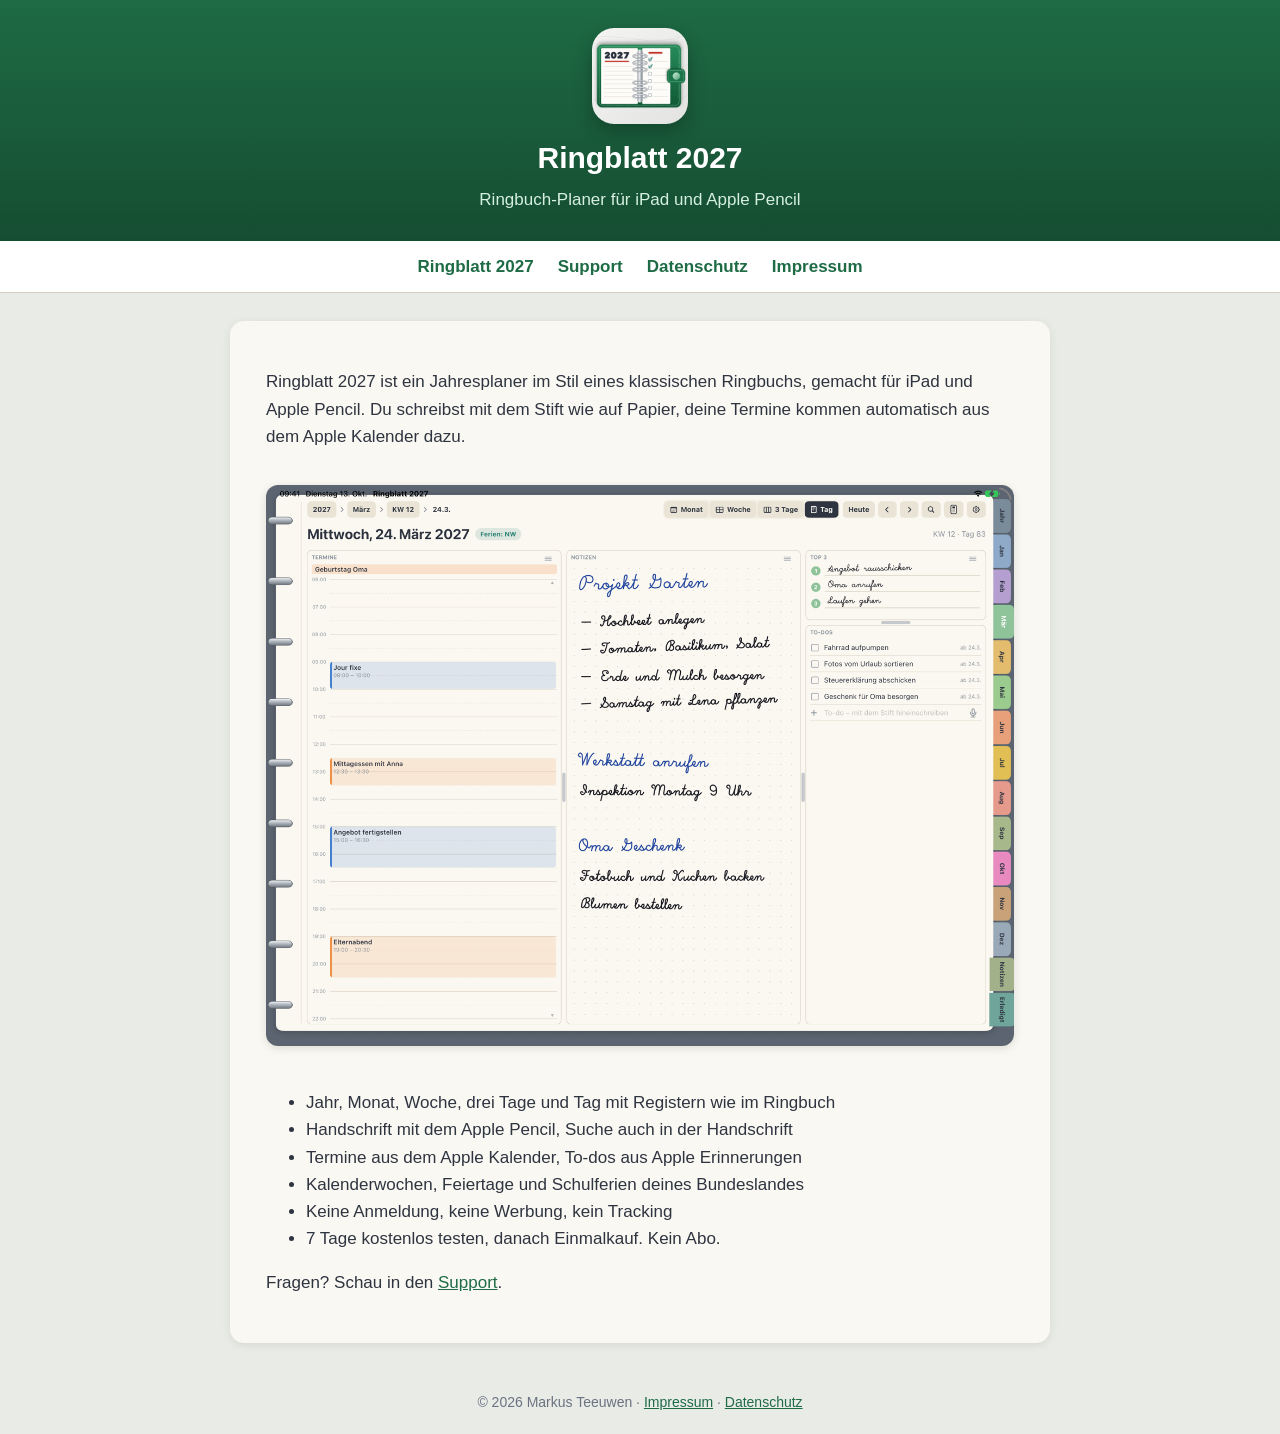
<file: index.html>
<!doctype html>
<html lang="de"><head><meta charset="utf-8"><meta name="viewport" content="width=device-width,initial-scale=1"><title>Ringblatt 2027 – Ringbuch-Planer für iPad</title><link rel="stylesheet" href="style.css"></head><body>
<header><a href="index.html"><img src="icon.png" alt=""><h1>Ringblatt 2027</h1><p>Ringbuch-Planer für iPad und Apple Pencil</p></a></header>
<nav><a href="index.html">Ringblatt 2027</a><a href="support.html">Support</a><a href="datenschutz.html">Datenschutz</a><a href="impressum.html">Impressum</a></nav>
<main>
<p>Ringblatt 2027 ist ein Jahresplaner im Stil eines klassischen Ringbuchs, gemacht für iPad und Apple Pencil. Du schreibst mit dem Stift wie auf Papier, deine Termine kommen automatisch aus dem Apple Kalender dazu.</p>
<img class="shot" src="tag.png" alt="Tagesansicht mit Terminen, Handschrift und To-dos">
<ul>
<li>Jahr, Monat, Woche, drei Tage und Tag mit Registern wie im Ringbuch</li>
<li>Handschrift mit dem Apple Pencil, Suche auch in der Handschrift</li>
<li>Termine aus dem Apple Kalender, To-dos aus Apple Erinnerungen</li>
<li>Kalenderwochen, Feiertage und Schulferien deines Bundeslandes</li>
<li>Keine Anmeldung, keine Werbung, kein Tracking</li>
<li>7 Tage kostenlos testen, danach Einmalkauf. Kein Abo.</li>
</ul>
<p>Fragen? Schau in den <a href="support.html">Support</a>.</p>

</main>
<footer>© 2026 Markus Teeuwen · <a href="impressum.html">Impressum</a> · <a href="datenschutz.html">Datenschutz</a></footer>
</body></html>
</file>
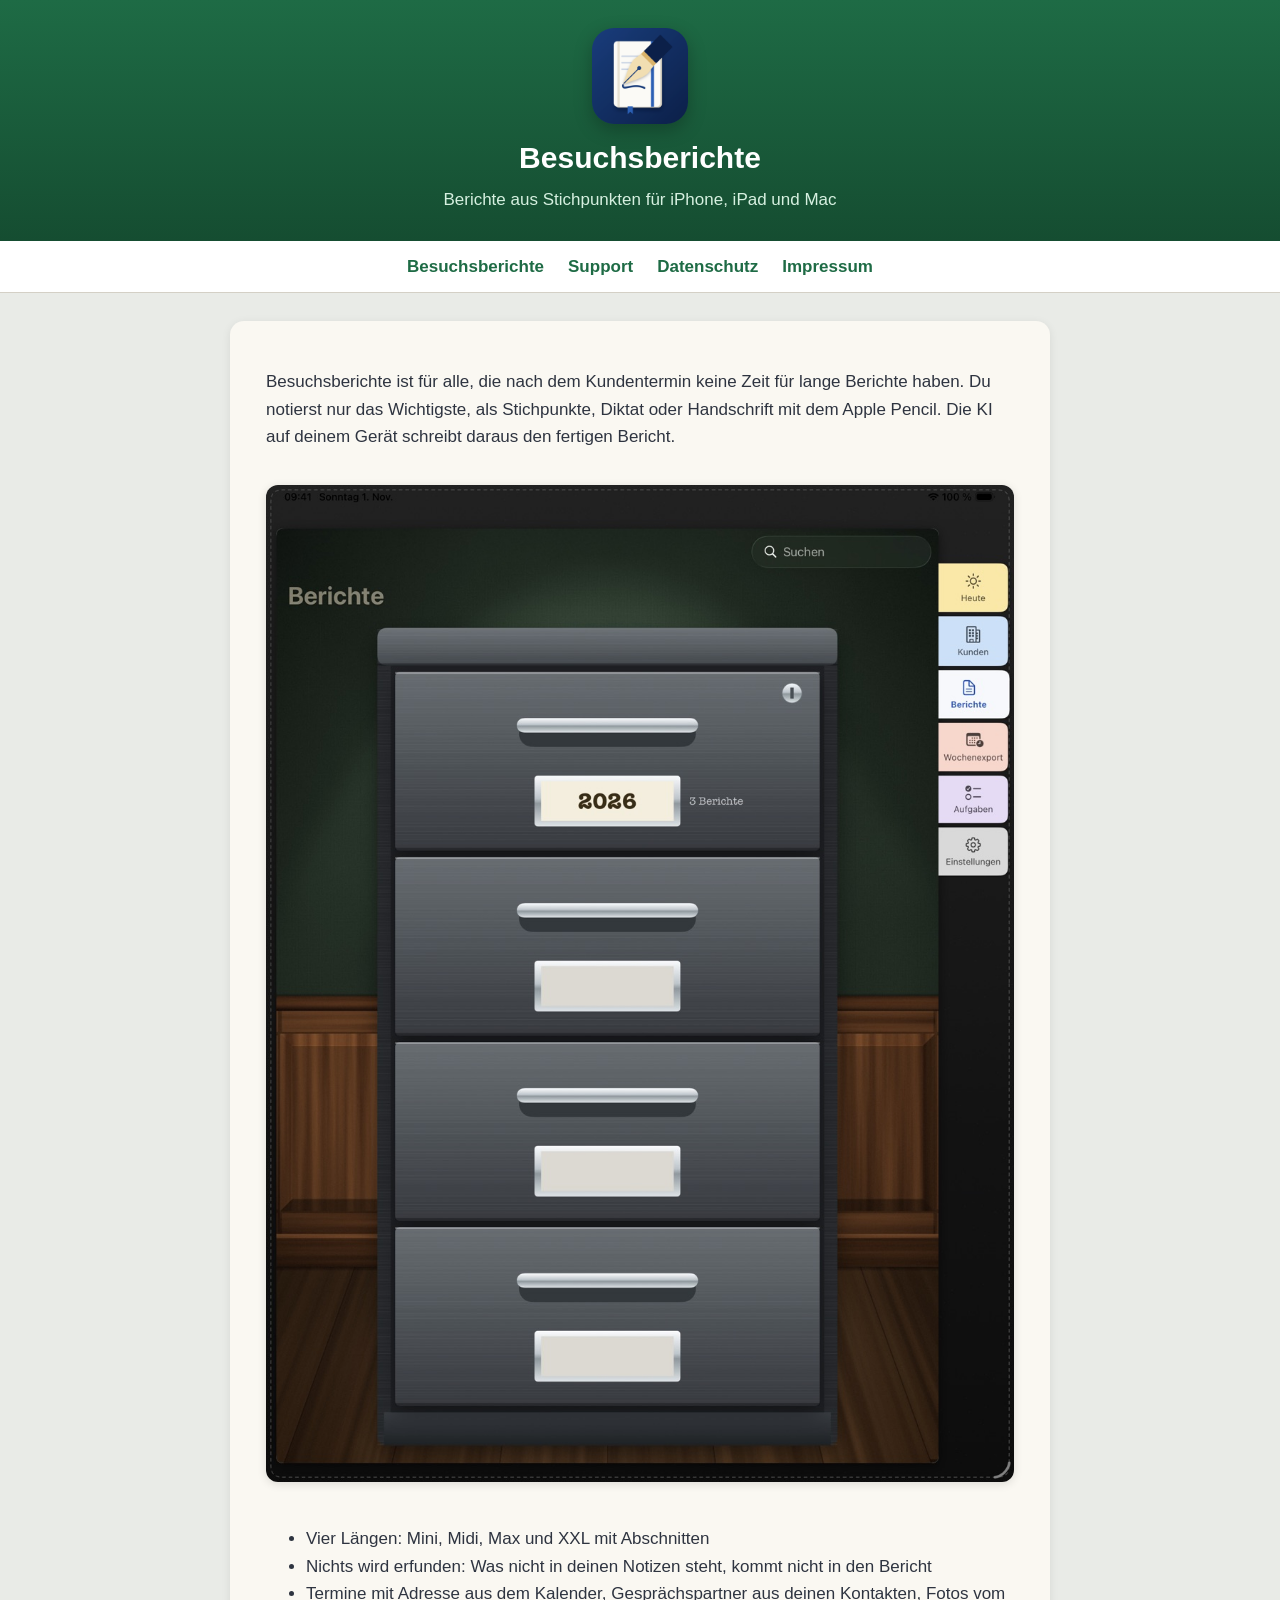
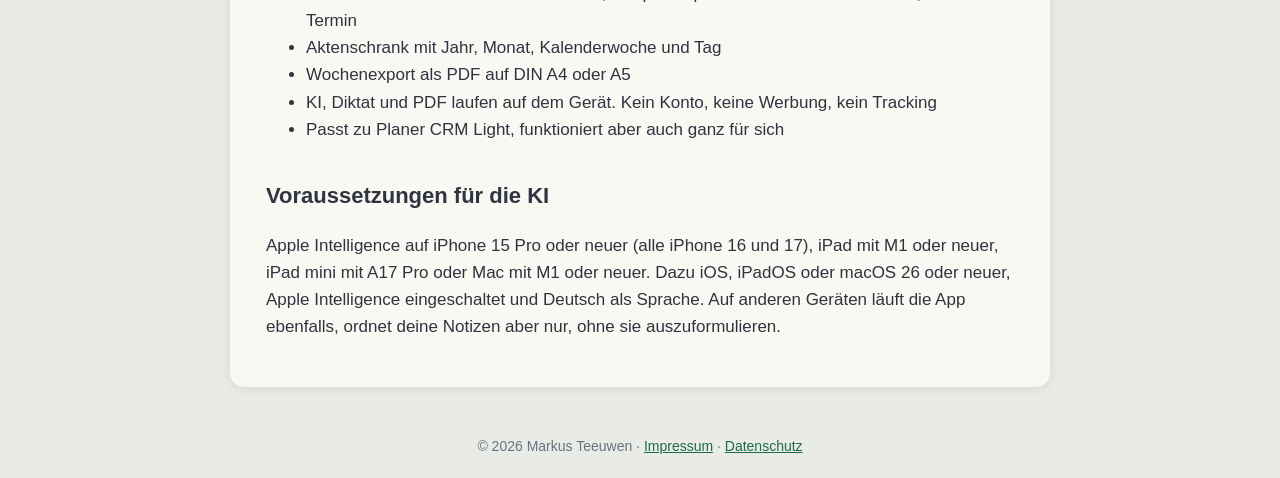
<file: besuchsberichte/index.html>
<!doctype html>
<html lang="de"><head><meta charset="utf-8"><meta name="viewport" content="width=device-width,initial-scale=1"><title>Besuchsberichte – Berichte aus Stichpunkten</title><link rel="stylesheet" href="../style.css"></head><body>
<header><a href="index.html"><img src="icon.png" alt=""><h1>Besuchsberichte</h1><p>Berichte aus Stichpunkten für iPhone, iPad und Mac</p></a></header>
<nav><a href="index.html">Besuchsberichte</a><a href="support.html">Support</a><a href="datenschutz.html">Datenschutz</a><a href="../impressum.html">Impressum</a></nav>
<main>
<p>Besuchsberichte ist für alle, die nach dem Kundentermin keine Zeit für lange Berichte haben. Du notierst nur das Wichtigste, als Stichpunkte, Diktat oder Handschrift mit dem Apple Pencil. Die KI auf deinem Gerät schreibt daraus den fertigen Bericht.</p>
<img class="shot" src="uebersicht.jpg" alt="Aktenschrank mit den Berichten, eine Schublade je Jahr">
<ul>
<li>Vier Längen: Mini, Midi, Max und XXL mit Abschnitten</li>
<li>Nichts wird erfunden: Was nicht in deinen Notizen steht, kommt nicht in den Bericht</li>
<li>Termine mit Adresse aus dem Kalender, Gesprächspartner aus deinen Kontakten, Fotos vom Termin</li>
<li>Aktenschrank mit Jahr, Monat, Kalenderwoche und Tag</li>
<li>Wochenexport als PDF auf DIN A4 oder A5</li>
<li>KI, Diktat und PDF laufen auf dem Gerät. Kein Konto, keine Werbung, kein Tracking</li>
<li>Passt zu Planer CRM Light, funktioniert aber auch ganz für sich</li>
</ul>
<h2>Voraussetzungen für die KI</h2>
<p>Apple Intelligence auf iPhone 15 Pro oder neuer (alle iPhone 16 und 17), iPad mit M1 oder neuer, iPad mini mit A17 Pro oder Mac mit M1 oder neuer. Dazu iOS, iPadOS oder macOS 26 oder neuer, Apple Intelligence eingeschaltet und Deutsch als Sprache. Auf anderen Geräten läuft die App ebenfalls, ordnet deine Notizen aber nur, ohne sie auszuformulieren.</p>
</main>
<footer>© 2026 Markus Teeuwen · <a href="../impressum.html">Impressum</a> · <a href="datenschutz.html">Datenschutz</a></footer>
</body></html>
</file>
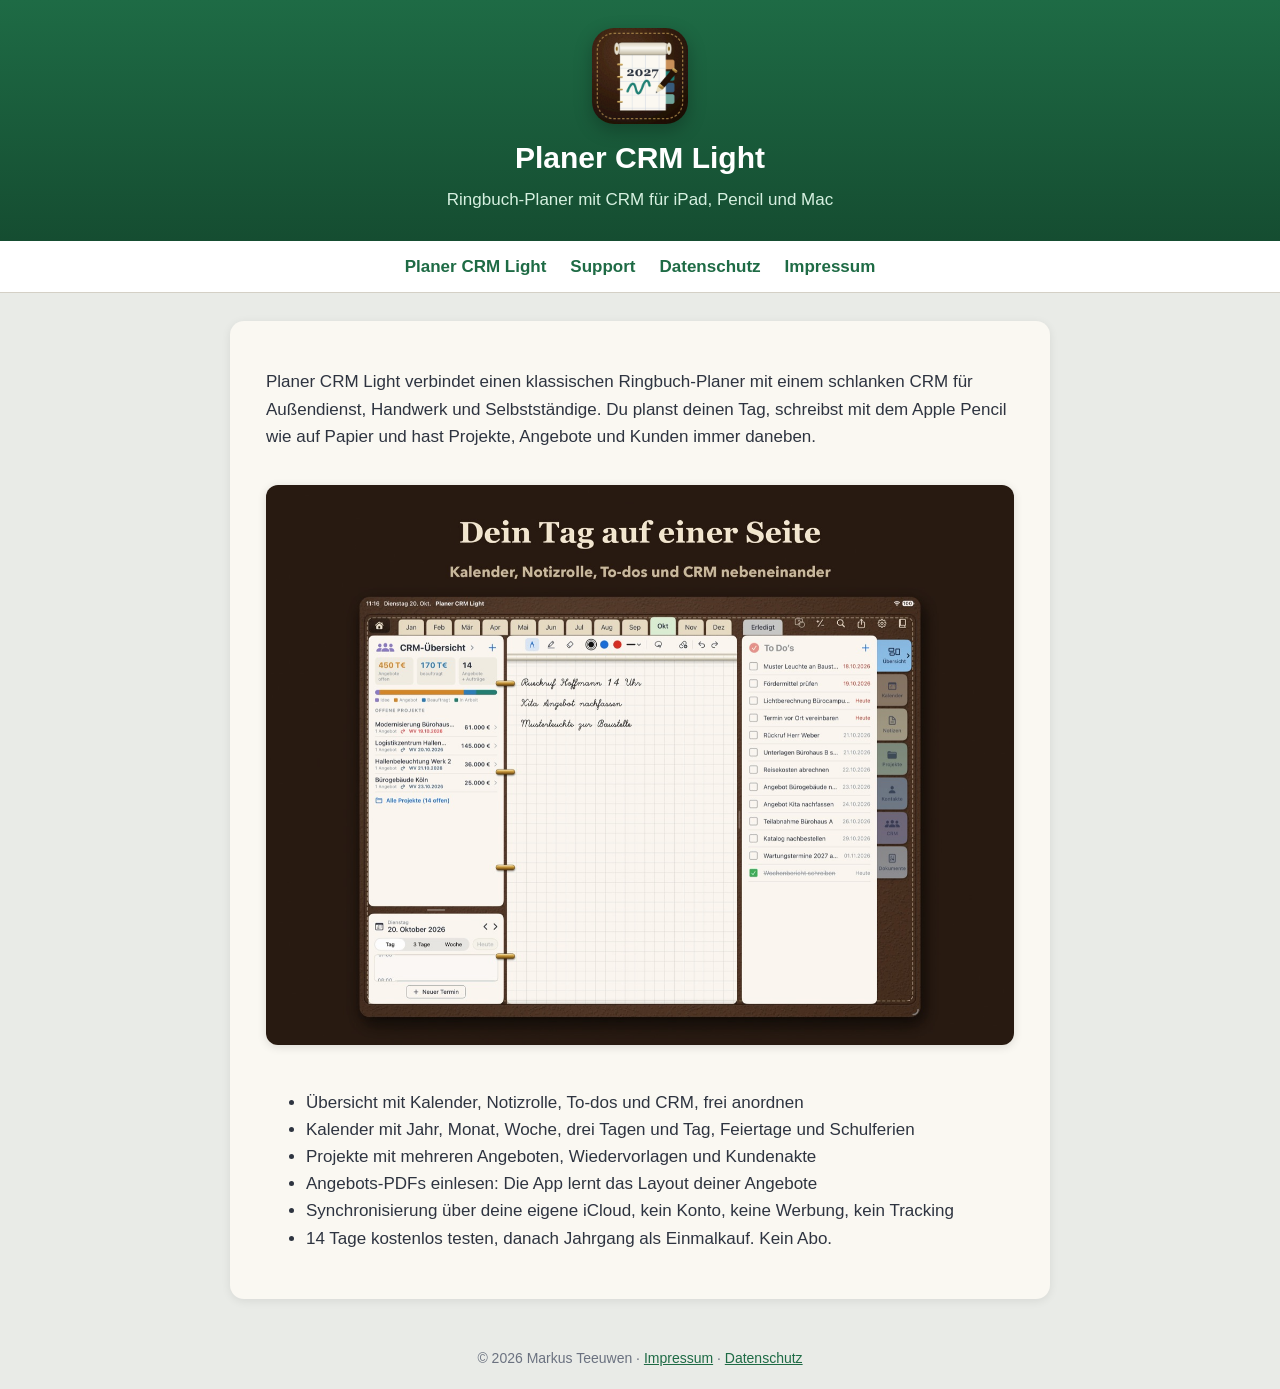
<file: planer-crm/index.html>
<!doctype html>
<html lang="de"><head><meta charset="utf-8"><meta name="viewport" content="width=device-width,initial-scale=1"><title>Planer CRM Light – Ringbuch-Planer mit CRM</title><link rel="stylesheet" href="../style.css"></head><body>
<header><a href="index.html"><img src="icon.png" alt=""><h1>Planer CRM Light</h1><p>Ringbuch-Planer mit CRM für iPad, Pencil und Mac</p></a></header>
<nav><a href="index.html">Planer CRM Light</a><a href="support.html">Support</a><a href="datenschutz.html">Datenschutz</a><a href="../impressum.html">Impressum</a></nav>
<main>
<p>Planer CRM Light verbindet einen klassischen Ringbuch-Planer mit einem schlanken CRM für Außendienst, Handwerk und Selbstständige. Du planst deinen Tag, schreibst mit dem Apple Pencil wie auf Papier und hast Projekte, Angebote und Kunden immer daneben.</p>
<img class="shot" src="uebersicht.jpg" alt="Übersicht mit CRM, Notizrolle in Handschrift und To-dos">
<ul>
<li>Übersicht mit Kalender, Notizrolle, To-dos und CRM, frei anordnen</li>
<li>Kalender mit Jahr, Monat, Woche, drei Tagen und Tag, Feiertage und Schulferien</li>
<li>Projekte mit mehreren Angeboten, Wiedervorlagen und Kundenakte</li>
<li>Angebots-PDFs einlesen: Die App lernt das Layout deiner Angebote</li>
<li>Synchronisierung über deine eigene iCloud, kein Konto, keine Werbung, kein Tracking</li>
<li>14 Tage kostenlos testen, danach Jahrgang als Einmalkauf. Kein Abo.</li>
</ul>
</main>
<footer>© 2026 Markus Teeuwen · <a href="../impressum.html">Impressum</a> · <a href="datenschutz.html">Datenschutz</a></footer>
</body></html>
</file>
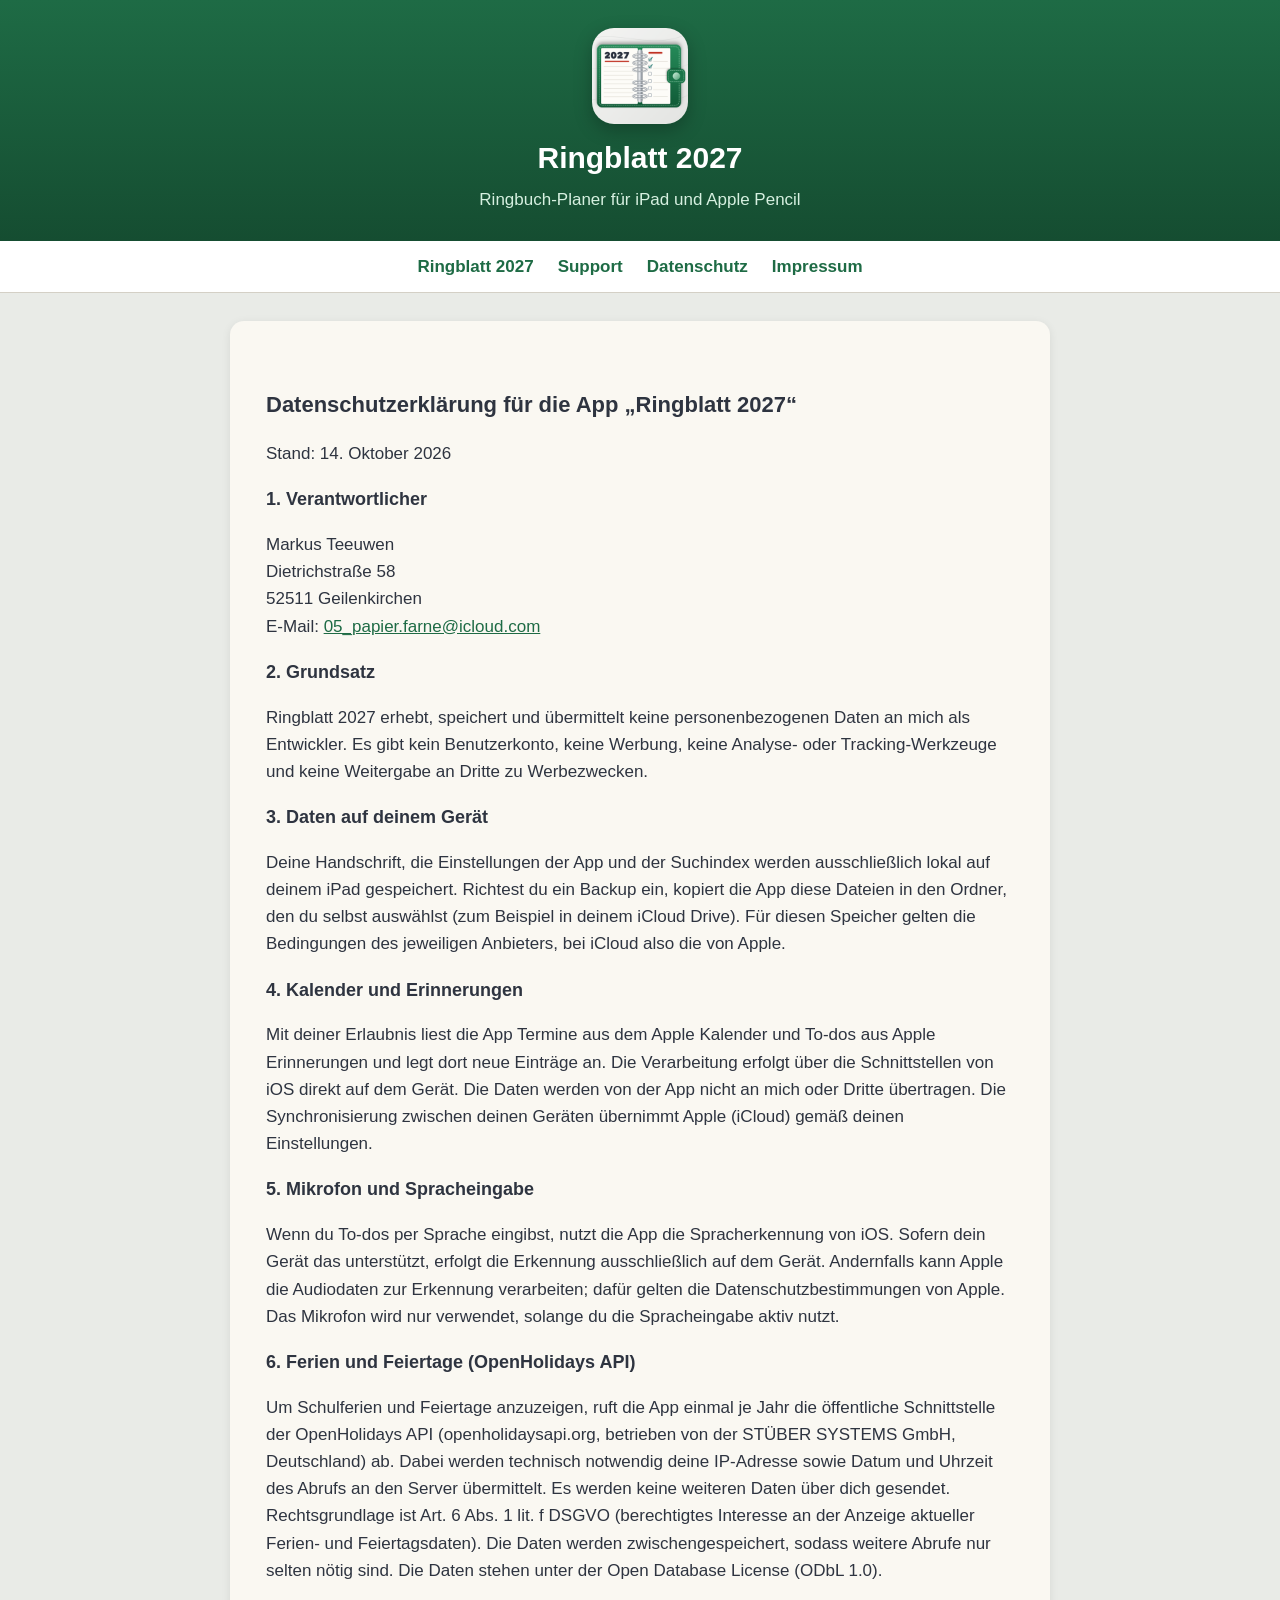
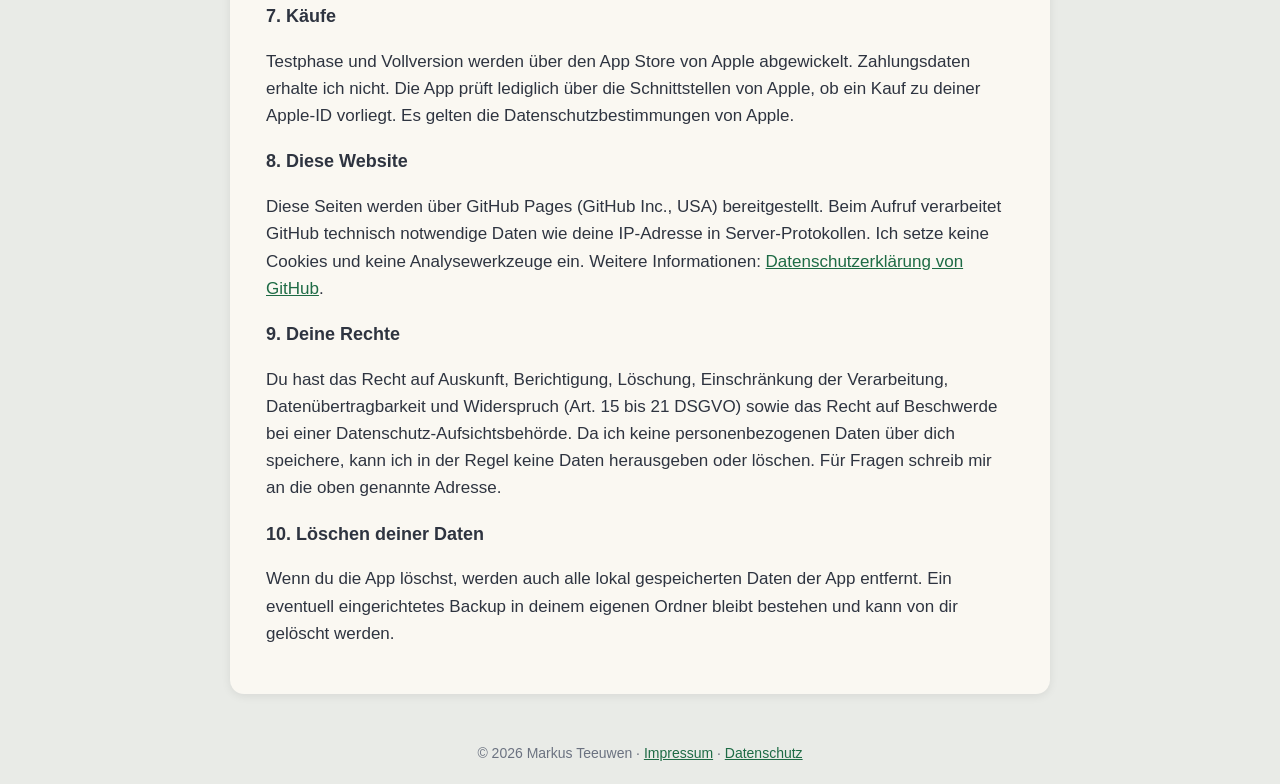
<file: datenschutz.html>
<!doctype html>
<html lang="de"><head><meta charset="utf-8"><meta name="viewport" content="width=device-width,initial-scale=1"><title>Datenschutz – Ringblatt 2027</title><link rel="stylesheet" href="style.css"></head><body>
<header><a href="index.html"><img src="icon.png" alt=""><h1>Ringblatt 2027</h1><p>Ringbuch-Planer für iPad und Apple Pencil</p></a></header>
<nav><a href="index.html">Ringblatt 2027</a><a href="support.html">Support</a><a href="datenschutz.html">Datenschutz</a><a href="impressum.html">Impressum</a></nav>
<main>
<h2>Datenschutzerklärung für die App „Ringblatt 2027“</h2>
<p>Stand: 14. Oktober 2026</p>

<h3>1. Verantwortlicher</h3>
<p>Markus Teeuwen<br>Dietrichstraße 58<br>52511 Geilenkirchen<br>E-Mail: <a href="mailto:05_papier.farne@icloud.com">05_papier.farne@icloud.com</a></p>

<h3>2. Grundsatz</h3>
<p>Ringblatt 2027 erhebt, speichert und übermittelt keine personenbezogenen Daten an mich als Entwickler. Es gibt kein Benutzerkonto, keine Werbung, keine Analyse- oder Tracking-Werkzeuge und keine Weitergabe an Dritte zu Werbezwecken.</p>

<h3>3. Daten auf deinem Gerät</h3>
<p>Deine Handschrift, die Einstellungen der App und der Suchindex werden ausschließlich lokal auf deinem iPad gespeichert. Richtest du ein Backup ein, kopiert die App diese Dateien in den Ordner, den du selbst auswählst (zum Beispiel in deinem iCloud Drive). Für diesen Speicher gelten die Bedingungen des jeweiligen Anbieters, bei iCloud also die von Apple.</p>

<h3>4. Kalender und Erinnerungen</h3>
<p>Mit deiner Erlaubnis liest die App Termine aus dem Apple Kalender und To-dos aus Apple Erinnerungen und legt dort neue Einträge an. Die Verarbeitung erfolgt über die Schnittstellen von iOS direkt auf dem Gerät. Die Daten werden von der App nicht an mich oder Dritte übertragen. Die Synchronisierung zwischen deinen Geräten übernimmt Apple (iCloud) gemäß deinen Einstellungen.</p>

<h3>5. Mikrofon und Spracheingabe</h3>
<p>Wenn du To-dos per Sprache eingibst, nutzt die App die Spracherkennung von iOS. Sofern dein Gerät das unterstützt, erfolgt die Erkennung ausschließlich auf dem Gerät. Andernfalls kann Apple die Audiodaten zur Erkennung verarbeiten; dafür gelten die Datenschutzbestimmungen von Apple. Das Mikrofon wird nur verwendet, solange du die Spracheingabe aktiv nutzt.</p>

<h3>6. Ferien und Feiertage (OpenHolidays API)</h3>
<p>Um Schulferien und Feiertage anzuzeigen, ruft die App einmal je Jahr die öffentliche Schnittstelle der OpenHolidays API (openholidaysapi.org, betrieben von der STÜBER SYSTEMS GmbH, Deutschland) ab. Dabei werden technisch notwendig deine IP-Adresse sowie Datum und Uhrzeit des Abrufs an den Server übermittelt. Es werden keine weiteren Daten über dich gesendet. Rechtsgrundlage ist Art. 6 Abs. 1 lit. f DSGVO (berechtigtes Interesse an der Anzeige aktueller Ferien- und Feiertagsdaten). Die Daten werden zwischengespeichert, sodass weitere Abrufe nur selten nötig sind. Die Daten stehen unter der Open Database License (ODbL 1.0).</p>

<h3>7. Käufe</h3>
<p>Testphase und Vollversion werden über den App Store von Apple abgewickelt. Zahlungsdaten erhalte ich nicht. Die App prüft lediglich über die Schnittstellen von Apple, ob ein Kauf zu deiner Apple-ID vorliegt. Es gelten die Datenschutzbestimmungen von Apple.</p>

<h3>8. Diese Website</h3>
<p>Diese Seiten werden über GitHub Pages (GitHub Inc., USA) bereitgestellt. Beim Aufruf verarbeitet GitHub technisch notwendige Daten wie deine IP-Adresse in Server-Protokollen. Ich setze keine Cookies und keine Analysewerkzeuge ein. Weitere Informationen: <a href="https://docs.github.com/de/site-policy/privacy-policies/github-general-privacy-statement">Datenschutzerklärung von GitHub</a>.</p>

<h3>9. Deine Rechte</h3>
<p>Du hast das Recht auf Auskunft, Berichtigung, Löschung, Einschränkung der Verarbeitung, Datenübertragbarkeit und Widerspruch (Art. 15 bis 21 DSGVO) sowie das Recht auf Beschwerde bei einer Datenschutz-Aufsichtsbehörde. Da ich keine personenbezogenen Daten über dich speichere, kann ich in der Regel keine Daten herausgeben oder löschen. Für Fragen schreib mir an die oben genannte Adresse.</p>

<h3>10. Löschen deiner Daten</h3>
<p>Wenn du die App löschst, werden auch alle lokal gespeicherten Daten der App entfernt. Ein eventuell eingerichtetes Backup in deinem eigenen Ordner bleibt bestehen und kann von dir gelöscht werden.</p>

</main>
<footer>© 2026 Markus Teeuwen · <a href="impressum.html">Impressum</a> · <a href="datenschutz.html">Datenschutz</a></footer>
</body></html>
</file>
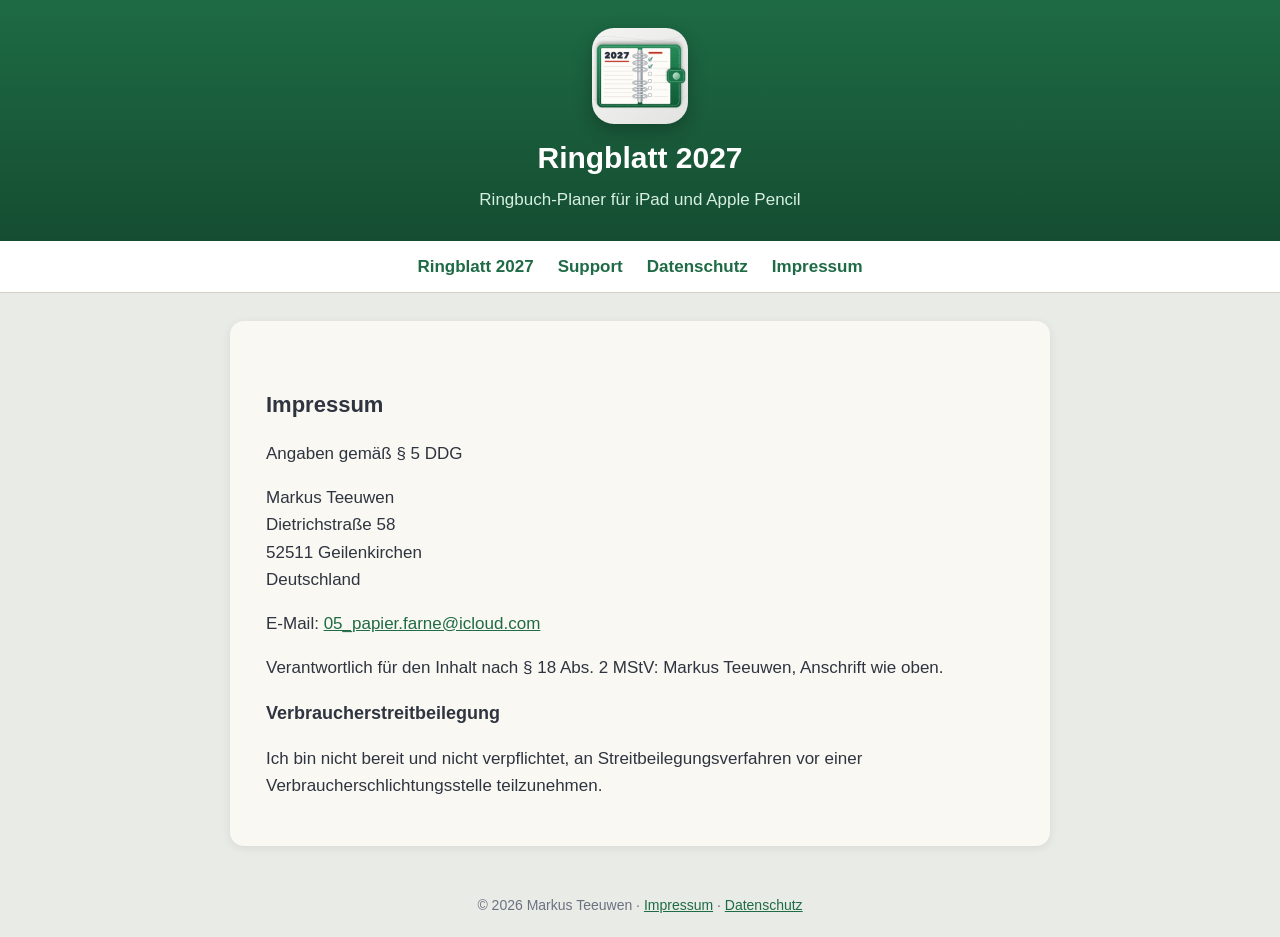
<file: impressum.html>
<!doctype html>
<html lang="de"><head><meta charset="utf-8"><meta name="viewport" content="width=device-width,initial-scale=1"><title>Impressum – Ringblatt 2027</title><link rel="stylesheet" href="style.css"></head><body>
<header><a href="index.html"><img src="icon.png" alt=""><h1>Ringblatt 2027</h1><p>Ringbuch-Planer für iPad und Apple Pencil</p></a></header>
<nav><a href="index.html">Ringblatt 2027</a><a href="support.html">Support</a><a href="datenschutz.html">Datenschutz</a><a href="impressum.html">Impressum</a></nav>
<main>
<h2>Impressum</h2>
<p>Angaben gemäß § 5 DDG</p>
<p>Markus Teeuwen<br>Dietrichstraße 58<br>52511 Geilenkirchen<br>Deutschland</p>
<p>E-Mail: <a href="mailto:05_papier.farne@icloud.com">05_papier.farne@icloud.com</a></p>
<p>Verantwortlich für den Inhalt nach § 18 Abs. 2 MStV: Markus Teeuwen, Anschrift wie oben.</p>
<h3>Verbraucherstreitbeilegung</h3>
<p>Ich bin nicht bereit und nicht verpflichtet, an Streitbeilegungsverfahren vor einer Verbraucherschlichtungsstelle teilzunehmen.</p>

</main>
<footer>© 2026 Markus Teeuwen · <a href="impressum.html">Impressum</a> · <a href="datenschutz.html">Datenschutz</a></footer>
</body></html>
</file>
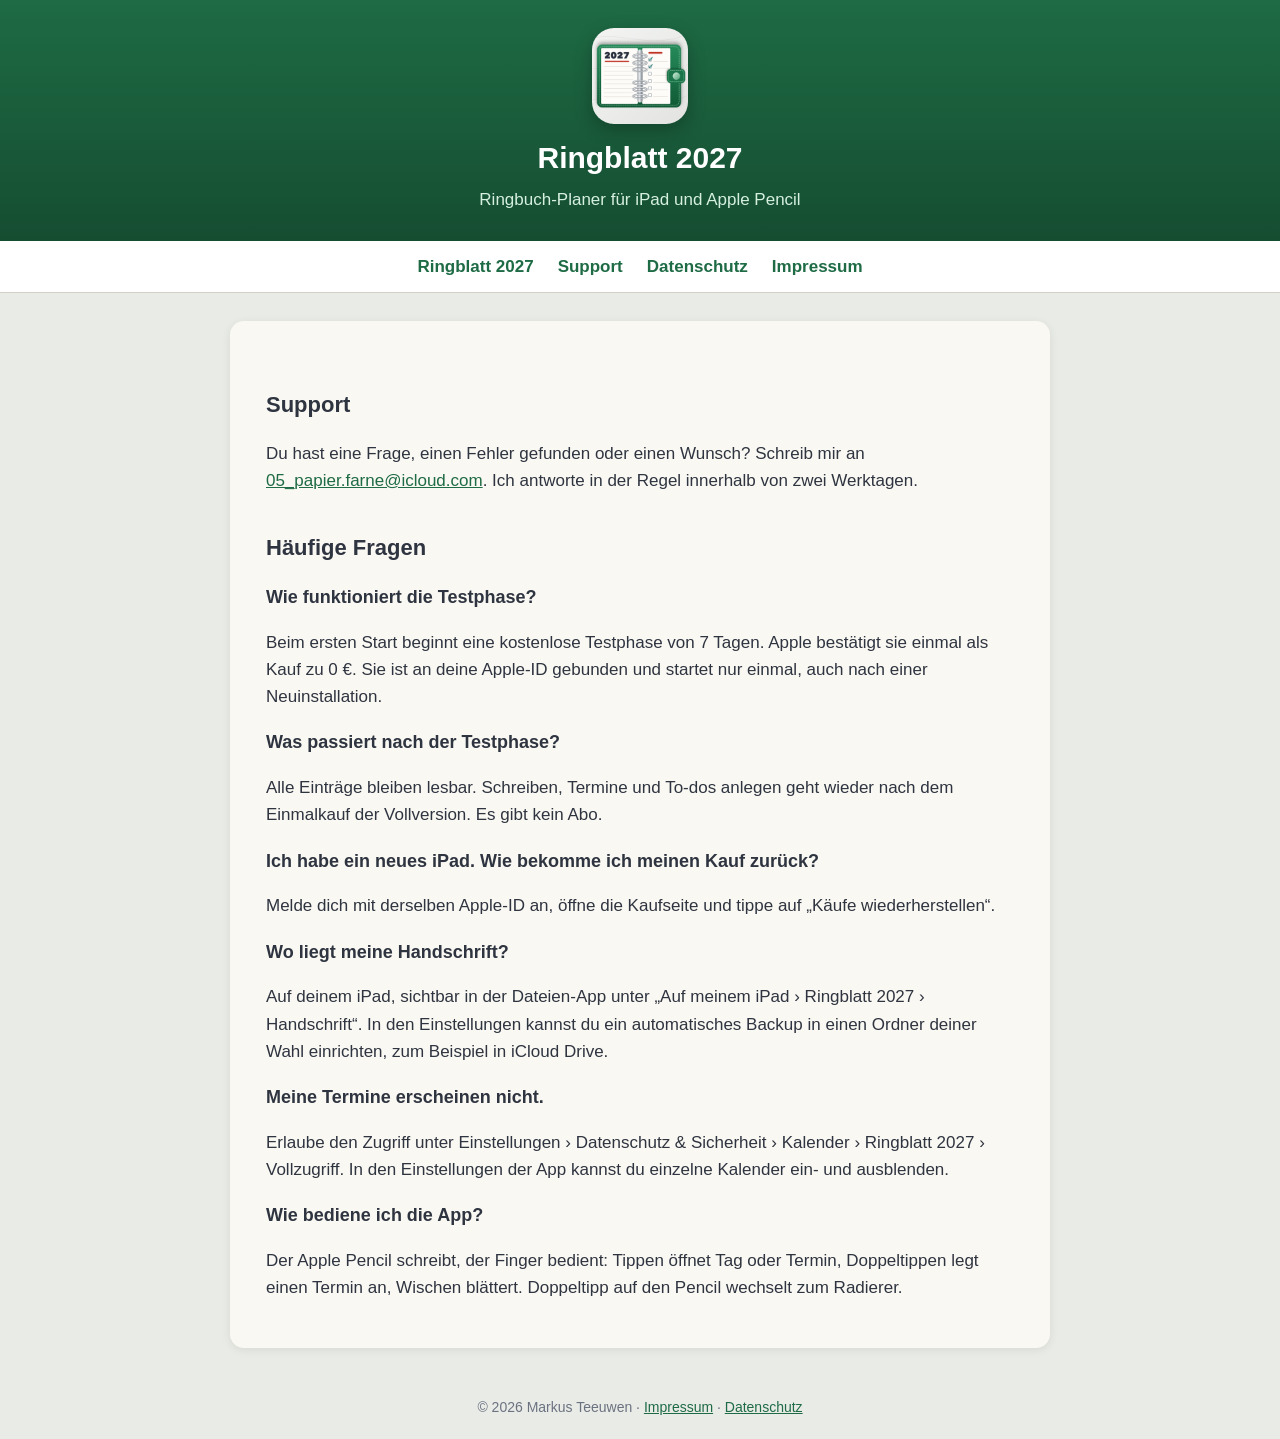
<file: support.html>
<!doctype html>
<html lang="de"><head><meta charset="utf-8"><meta name="viewport" content="width=device-width,initial-scale=1"><title>Support – Ringblatt 2027</title><link rel="stylesheet" href="style.css"></head><body>
<header><a href="index.html"><img src="icon.png" alt=""><h1>Ringblatt 2027</h1><p>Ringbuch-Planer für iPad und Apple Pencil</p></a></header>
<nav><a href="index.html">Ringblatt 2027</a><a href="support.html">Support</a><a href="datenschutz.html">Datenschutz</a><a href="impressum.html">Impressum</a></nav>
<main>
<h2>Support</h2>
<p>Du hast eine Frage, einen Fehler gefunden oder einen Wunsch? Schreib mir an <a href="mailto:05_papier.farne@icloud.com">05_papier.farne@icloud.com</a>. Ich antworte in der Regel innerhalb von zwei Werktagen.</p>

<h2>Häufige Fragen</h2>
<h3>Wie funktioniert die Testphase?</h3>
<p>Beim ersten Start beginnt eine kostenlose Testphase von 7 Tagen. Apple bestätigt sie einmal als Kauf zu 0 €. Sie ist an deine Apple-ID gebunden und startet nur einmal, auch nach einer Neuinstallation.</p>
<h3>Was passiert nach der Testphase?</h3>
<p>Alle Einträge bleiben lesbar. Schreiben, Termine und To-dos anlegen geht wieder nach dem Einmalkauf der Vollversion. Es gibt kein Abo.</p>
<h3>Ich habe ein neues iPad. Wie bekomme ich meinen Kauf zurück?</h3>
<p>Melde dich mit derselben Apple-ID an, öffne die Kaufseite und tippe auf „Käufe wiederherstellen“.</p>
<h3>Wo liegt meine Handschrift?</h3>
<p>Auf deinem iPad, sichtbar in der Dateien-App unter „Auf meinem iPad › Ringblatt 2027 › Handschrift“. In den Einstellungen kannst du ein automatisches Backup in einen Ordner deiner Wahl einrichten, zum Beispiel in iCloud Drive.</p>
<h3>Meine Termine erscheinen nicht.</h3>
<p>Erlaube den Zugriff unter Einstellungen › Datenschutz &amp; Sicherheit › Kalender › Ringblatt 2027 › Vollzugriff. In den Einstellungen der App kannst du einzelne Kalender ein- und ausblenden.</p>
<h3>Wie bediene ich die App?</h3>
<p>Der Apple Pencil schreibt, der Finger bedient: Tippen öffnet Tag oder Termin, Doppeltippen legt einen Termin an, Wischen blättert. Doppeltipp auf den Pencil wechselt zum Radierer.</p>

</main>
<footer>© 2026 Markus Teeuwen · <a href="impressum.html">Impressum</a> · <a href="datenschutz.html">Datenschutz</a></footer>
</body></html>
</file>
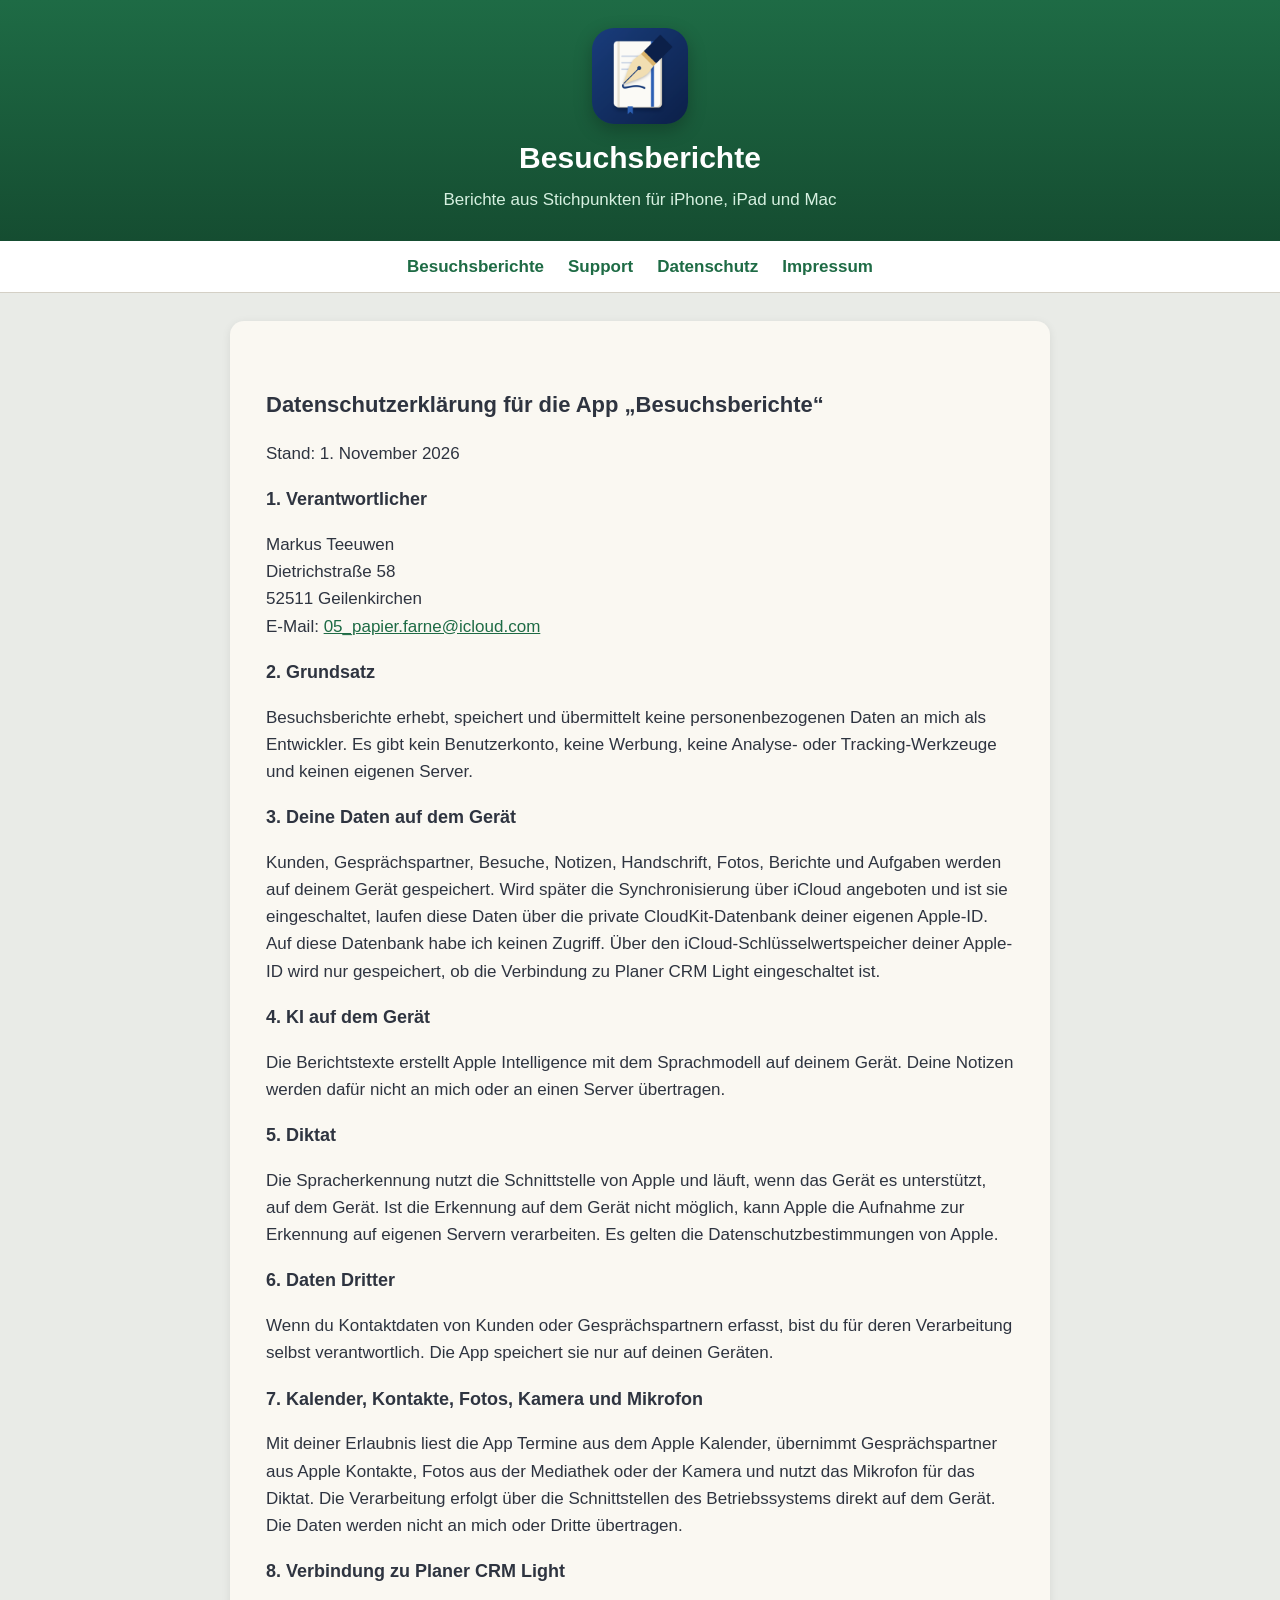
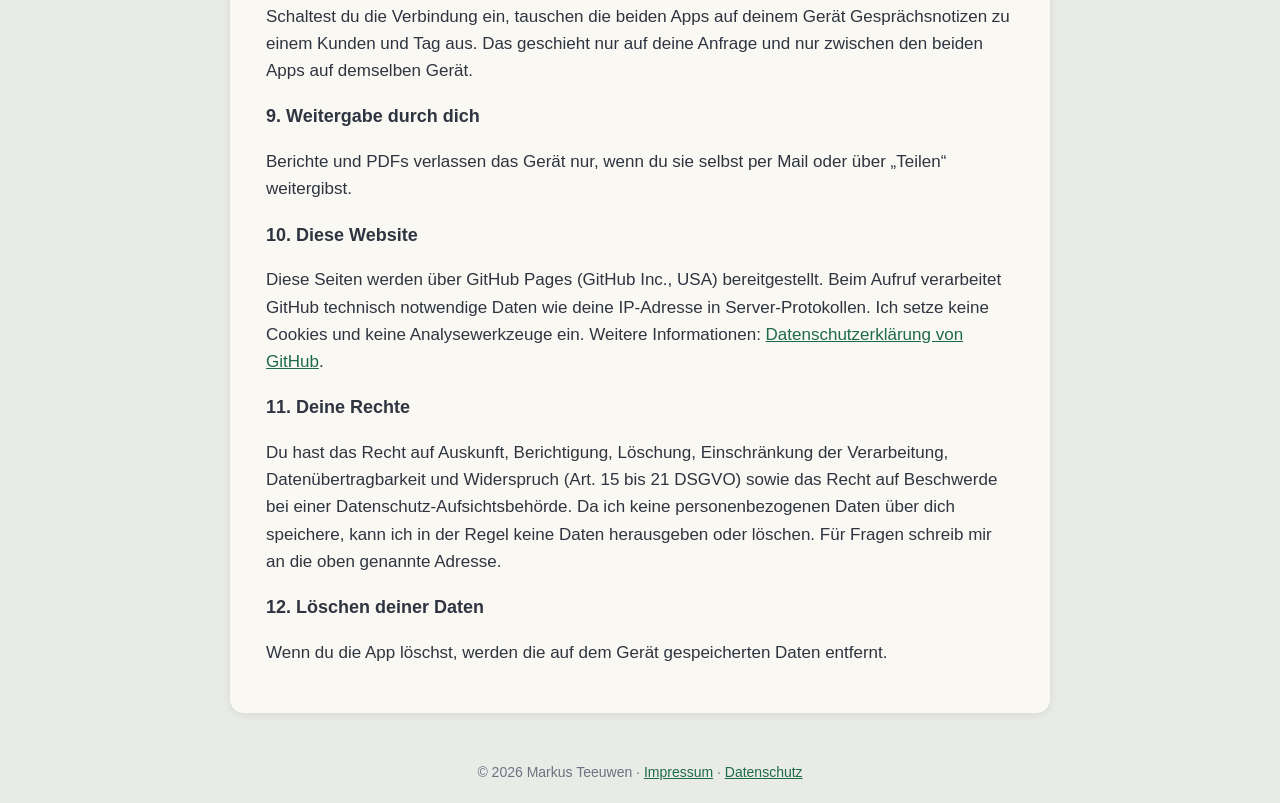
<file: besuchsberichte/datenschutz.html>
<!doctype html>
<html lang="de"><head><meta charset="utf-8"><meta name="viewport" content="width=device-width,initial-scale=1"><title>Datenschutz – Besuchsberichte</title><link rel="stylesheet" href="../style.css"></head><body>
<header><a href="index.html"><img src="icon.png" alt=""><h1>Besuchsberichte</h1><p>Berichte aus Stichpunkten für iPhone, iPad und Mac</p></a></header>
<nav><a href="index.html">Besuchsberichte</a><a href="support.html">Support</a><a href="datenschutz.html">Datenschutz</a><a href="../impressum.html">Impressum</a></nav>
<main>
<h2>Datenschutzerklärung für die App „Besuchsberichte“</h2>
<p>Stand: 1. November 2026</p>

<h3>1. Verantwortlicher</h3>
<p>Markus Teeuwen<br>Dietrichstraße 58<br>52511 Geilenkirchen<br>E-Mail: <a href="mailto:05_papier.farne@icloud.com">05_papier.farne@icloud.com</a></p>

<h3>2. Grundsatz</h3>
<p>Besuchsberichte erhebt, speichert und übermittelt keine personenbezogenen Daten an mich als Entwickler. Es gibt kein Benutzerkonto, keine Werbung, keine Analyse- oder Tracking-Werkzeuge und keinen eigenen Server.</p>

<h3>3. Deine Daten auf dem Gerät</h3>
<p>Kunden, Gesprächspartner, Besuche, Notizen, Handschrift, Fotos, Berichte und Aufgaben werden auf deinem Gerät gespeichert. Wird später die Synchronisierung über iCloud angeboten und ist sie eingeschaltet, laufen diese Daten über die private CloudKit-Datenbank deiner eigenen Apple-ID. Auf diese Datenbank habe ich keinen Zugriff. Über den iCloud-Schlüsselwertspeicher deiner Apple-ID wird nur gespeichert, ob die Verbindung zu Planer CRM Light eingeschaltet ist.</p>

<h3>4. KI auf dem Gerät</h3>
<p>Die Berichtstexte erstellt Apple Intelligence mit dem Sprachmodell auf deinem Gerät. Deine Notizen werden dafür nicht an mich oder an einen Server übertragen.</p>

<h3>5. Diktat</h3>
<p>Die Spracherkennung nutzt die Schnittstelle von Apple und läuft, wenn das Gerät es unterstützt, auf dem Gerät. Ist die Erkennung auf dem Gerät nicht möglich, kann Apple die Aufnahme zur Erkennung auf eigenen Servern verarbeiten. Es gelten die Datenschutzbestimmungen von Apple.</p>

<h3>6. Daten Dritter</h3>
<p>Wenn du Kontaktdaten von Kunden oder Gesprächspartnern erfasst, bist du für deren Verarbeitung selbst verantwortlich. Die App speichert sie nur auf deinen Geräten.</p>

<h3>7. Kalender, Kontakte, Fotos, Kamera und Mikrofon</h3>
<p>Mit deiner Erlaubnis liest die App Termine aus dem Apple Kalender, übernimmt Gesprächspartner aus Apple Kontakte, Fotos aus der Mediathek oder der Kamera und nutzt das Mikrofon für das Diktat. Die Verarbeitung erfolgt über die Schnittstellen des Betriebssystems direkt auf dem Gerät. Die Daten werden nicht an mich oder Dritte übertragen.</p>

<h3>8. Verbindung zu Planer CRM Light</h3>
<p>Schaltest du die Verbindung ein, tauschen die beiden Apps auf deinem Gerät Gesprächsnotizen zu einem Kunden und Tag aus. Das geschieht nur auf deine Anfrage und nur zwischen den beiden Apps auf demselben Gerät.</p>

<h3>9. Weitergabe durch dich</h3>
<p>Berichte und PDFs verlassen das Gerät nur, wenn du sie selbst per Mail oder über „Teilen“ weitergibst.</p>

<h3>10. Diese Website</h3>
<p>Diese Seiten werden über GitHub Pages (GitHub Inc., USA) bereitgestellt. Beim Aufruf verarbeitet GitHub technisch notwendige Daten wie deine IP-Adresse in Server-Protokollen. Ich setze keine Cookies und keine Analysewerkzeuge ein. Weitere Informationen: <a href="https://docs.github.com/de/site-policy/privacy-policies/github-general-privacy-statement">Datenschutzerklärung von GitHub</a>.</p>

<h3>11. Deine Rechte</h3>
<p>Du hast das Recht auf Auskunft, Berichtigung, Löschung, Einschränkung der Verarbeitung, Datenübertragbarkeit und Widerspruch (Art. 15 bis 21 DSGVO) sowie das Recht auf Beschwerde bei einer Datenschutz-Aufsichtsbehörde. Da ich keine personenbezogenen Daten über dich speichere, kann ich in der Regel keine Daten herausgeben oder löschen. Für Fragen schreib mir an die oben genannte Adresse.</p>

<h3>12. Löschen deiner Daten</h3>
<p>Wenn du die App löschst, werden die auf dem Gerät gespeicherten Daten entfernt.</p>
</main>
<footer>© 2026 Markus Teeuwen · <a href="../impressum.html">Impressum</a> · <a href="datenschutz.html">Datenschutz</a></footer>
</body></html>
</file>
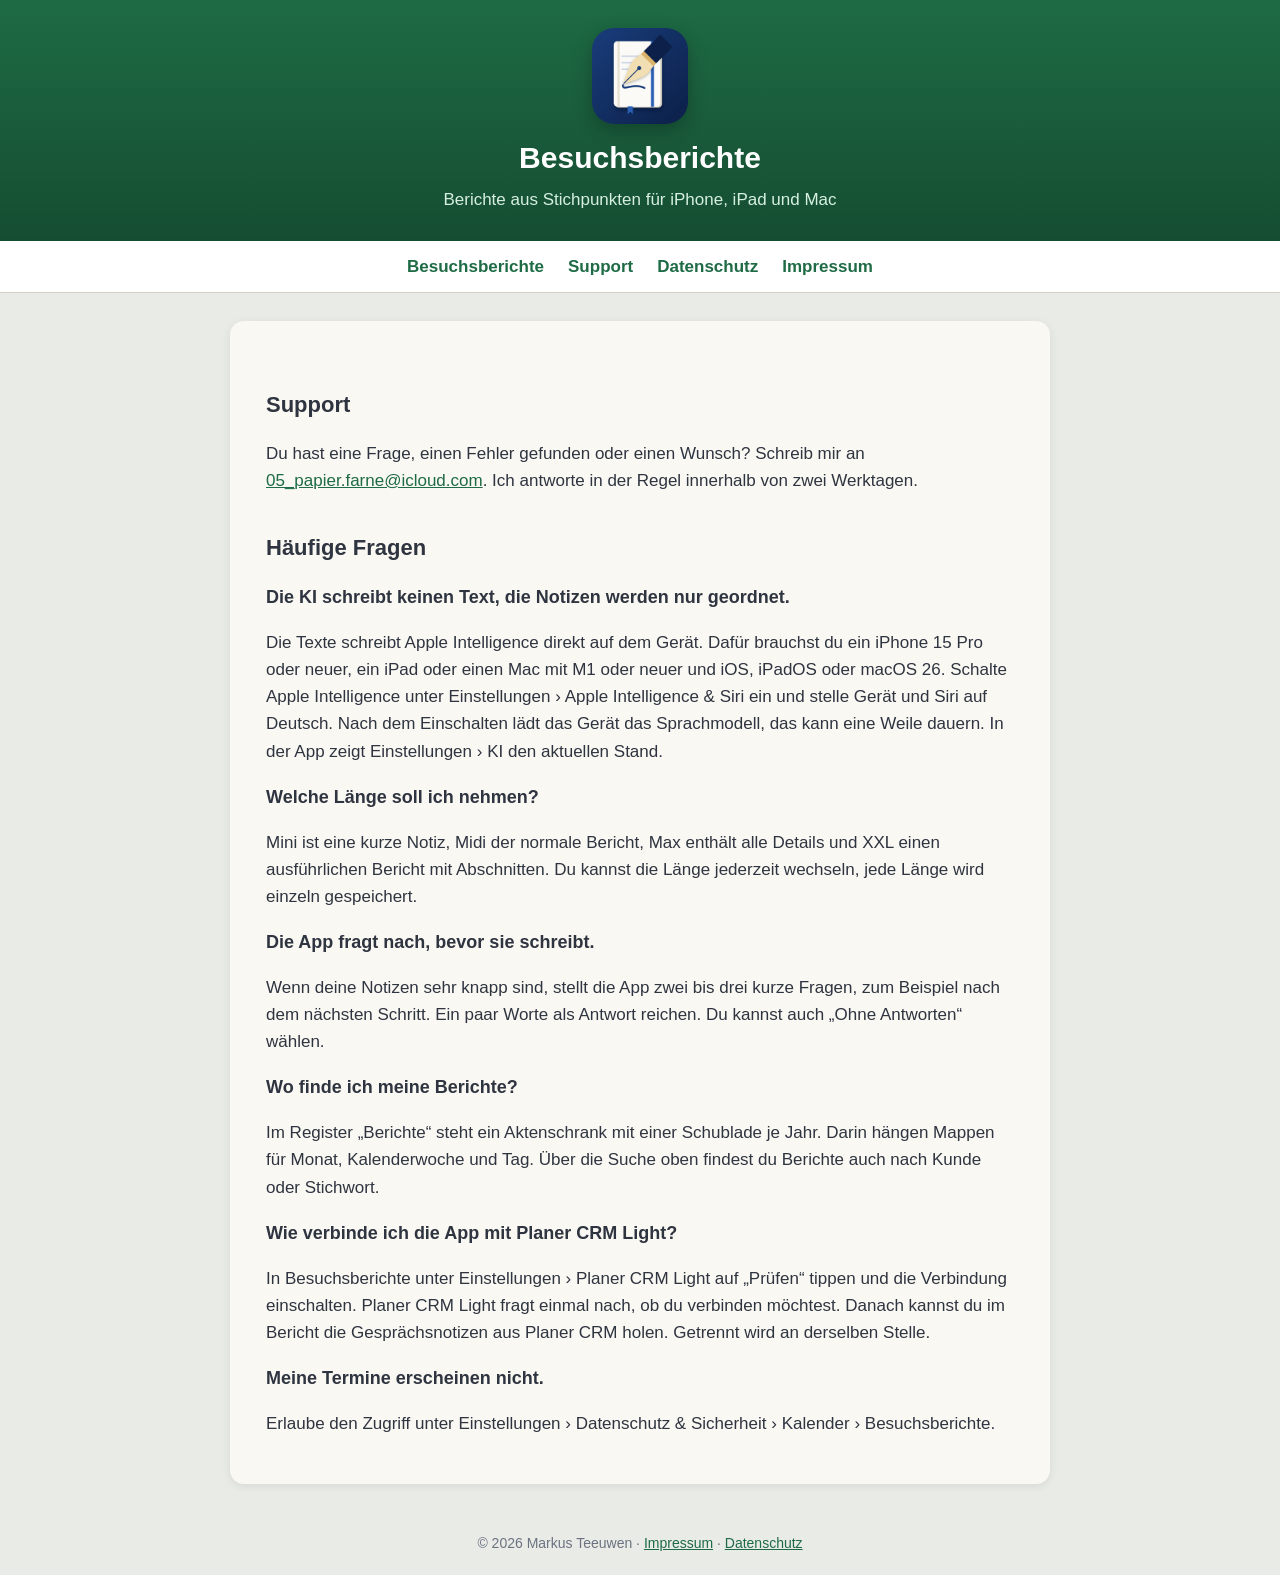
<file: besuchsberichte/support.html>
<!doctype html>
<html lang="de"><head><meta charset="utf-8"><meta name="viewport" content="width=device-width,initial-scale=1"><title>Support – Besuchsberichte</title><link rel="stylesheet" href="../style.css"></head><body>
<header><a href="index.html"><img src="icon.png" alt=""><h1>Besuchsberichte</h1><p>Berichte aus Stichpunkten für iPhone, iPad und Mac</p></a></header>
<nav><a href="index.html">Besuchsberichte</a><a href="support.html">Support</a><a href="datenschutz.html">Datenschutz</a><a href="../impressum.html">Impressum</a></nav>
<main>
<h2>Support</h2>
<p>Du hast eine Frage, einen Fehler gefunden oder einen Wunsch? Schreib mir an <a href="mailto:05_papier.farne@icloud.com">05_papier.farne@icloud.com</a>. Ich antworte in der Regel innerhalb von zwei Werktagen.</p>

<h2>Häufige Fragen</h2>
<h3>Die KI schreibt keinen Text, die Notizen werden nur geordnet.</h3>
<p>Die Texte schreibt Apple Intelligence direkt auf dem Gerät. Dafür brauchst du ein iPhone 15 Pro oder neuer, ein iPad oder einen Mac mit M1 oder neuer und iOS, iPadOS oder macOS 26. Schalte Apple Intelligence unter Einstellungen › Apple Intelligence &amp; Siri ein und stelle Gerät und Siri auf Deutsch. Nach dem Einschalten lädt das Gerät das Sprachmodell, das kann eine Weile dauern. In der App zeigt Einstellungen › KI den aktuellen Stand.</p>
<h3>Welche Länge soll ich nehmen?</h3>
<p>Mini ist eine kurze Notiz, Midi der normale Bericht, Max enthält alle Details und XXL einen ausführlichen Bericht mit Abschnitten. Du kannst die Länge jederzeit wechseln, jede Länge wird einzeln gespeichert.</p>
<h3>Die App fragt nach, bevor sie schreibt.</h3>
<p>Wenn deine Notizen sehr knapp sind, stellt die App zwei bis drei kurze Fragen, zum Beispiel nach dem nächsten Schritt. Ein paar Worte als Antwort reichen. Du kannst auch „Ohne Antworten“ wählen.</p>
<h3>Wo finde ich meine Berichte?</h3>
<p>Im Register „Berichte“ steht ein Aktenschrank mit einer Schublade je Jahr. Darin hängen Mappen für Monat, Kalenderwoche und Tag. Über die Suche oben findest du Berichte auch nach Kunde oder Stichwort.</p>
<h3>Wie verbinde ich die App mit Planer CRM Light?</h3>
<p>In Besuchsberichte unter Einstellungen › Planer CRM Light auf „Prüfen“ tippen und die Verbindung einschalten. Planer CRM Light fragt einmal nach, ob du verbinden möchtest. Danach kannst du im Bericht die Gesprächsnotizen aus Planer CRM holen. Getrennt wird an derselben Stelle.</p>
<h3>Meine Termine erscheinen nicht.</h3>
<p>Erlaube den Zugriff unter Einstellungen › Datenschutz &amp; Sicherheit › Kalender › Besuchsberichte.</p>
</main>
<footer>© 2026 Markus Teeuwen · <a href="../impressum.html">Impressum</a> · <a href="datenschutz.html">Datenschutz</a></footer>
</body></html>
</file>
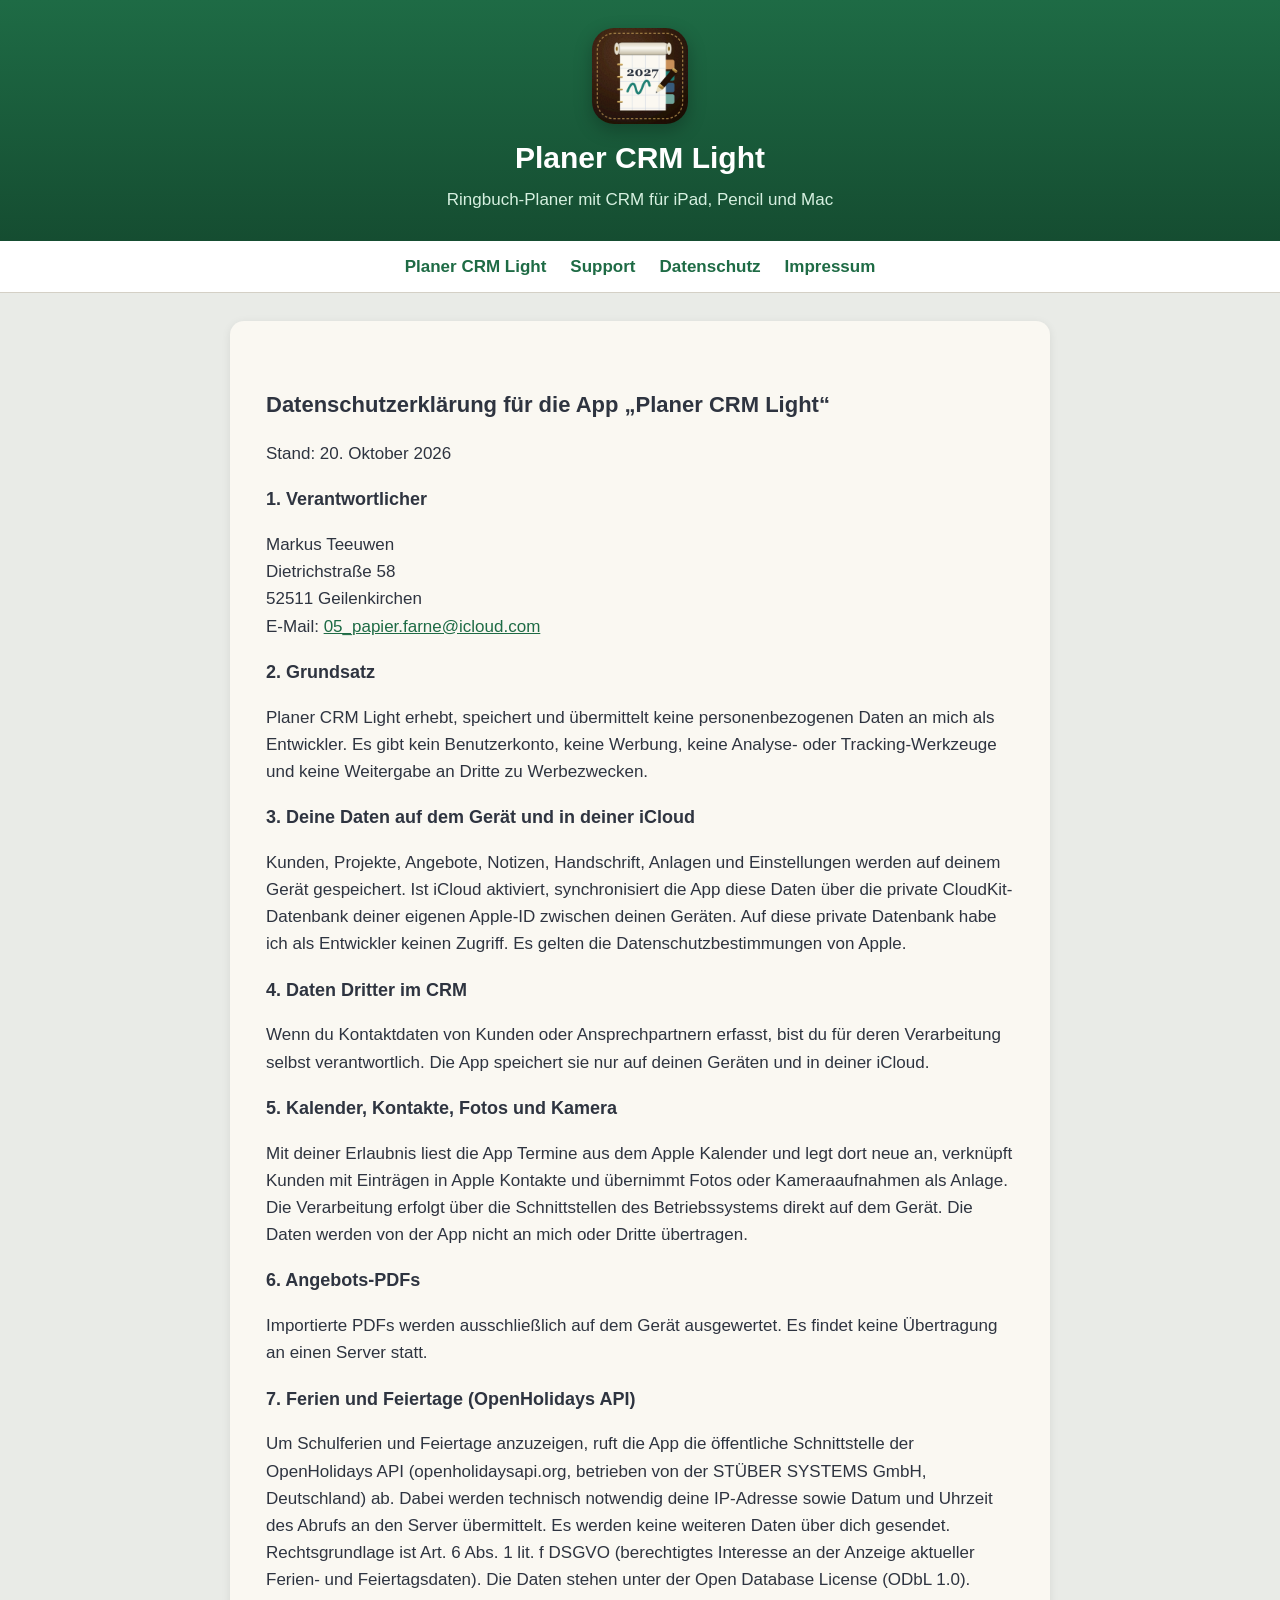
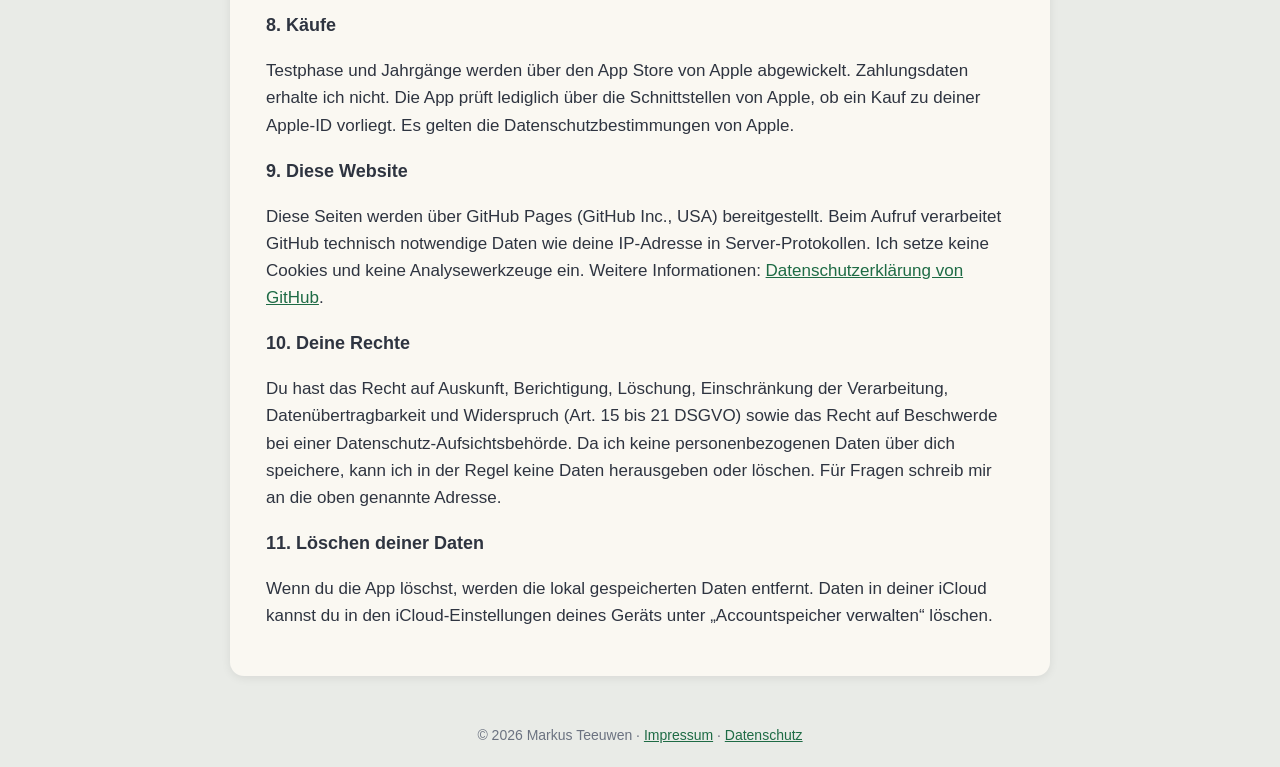
<file: planer-crm/datenschutz.html>
<!doctype html>
<html lang="de"><head><meta charset="utf-8"><meta name="viewport" content="width=device-width,initial-scale=1"><title>Datenschutz – Planer CRM Light</title><link rel="stylesheet" href="../style.css"></head><body>
<header><a href="index.html"><img src="icon.png" alt=""><h1>Planer CRM Light</h1><p>Ringbuch-Planer mit CRM für iPad, Pencil und Mac</p></a></header>
<nav><a href="index.html">Planer CRM Light</a><a href="support.html">Support</a><a href="datenschutz.html">Datenschutz</a><a href="../impressum.html">Impressum</a></nav>
<main>
<h2>Datenschutzerklärung für die App „Planer CRM Light“</h2>
<p>Stand: 20. Oktober 2026</p>

<h3>1. Verantwortlicher</h3>
<p>Markus Teeuwen<br>Dietrichstraße 58<br>52511 Geilenkirchen<br>E-Mail: <a href="mailto:05_papier.farne@icloud.com">05_papier.farne@icloud.com</a></p>

<h3>2. Grundsatz</h3>
<p>Planer CRM Light erhebt, speichert und übermittelt keine personenbezogenen Daten an mich als Entwickler. Es gibt kein Benutzerkonto, keine Werbung, keine Analyse- oder Tracking-Werkzeuge und keine Weitergabe an Dritte zu Werbezwecken.</p>

<h3>3. Deine Daten auf dem Gerät und in deiner iCloud</h3>
<p>Kunden, Projekte, Angebote, Notizen, Handschrift, Anlagen und Einstellungen werden auf deinem Gerät gespeichert. Ist iCloud aktiviert, synchronisiert die App diese Daten über die private CloudKit-Datenbank deiner eigenen Apple-ID zwischen deinen Geräten. Auf diese private Datenbank habe ich als Entwickler keinen Zugriff. Es gelten die Datenschutzbestimmungen von Apple.</p>

<h3>4. Daten Dritter im CRM</h3>
<p>Wenn du Kontaktdaten von Kunden oder Ansprechpartnern erfasst, bist du für deren Verarbeitung selbst verantwortlich. Die App speichert sie nur auf deinen Geräten und in deiner iCloud.</p>

<h3>5. Kalender, Kontakte, Fotos und Kamera</h3>
<p>Mit deiner Erlaubnis liest die App Termine aus dem Apple Kalender und legt dort neue an, verknüpft Kunden mit Einträgen in Apple Kontakte und übernimmt Fotos oder Kameraaufnahmen als Anlage. Die Verarbeitung erfolgt über die Schnittstellen des Betriebssystems direkt auf dem Gerät. Die Daten werden von der App nicht an mich oder Dritte übertragen.</p>

<h3>6. Angebots-PDFs</h3>
<p>Importierte PDFs werden ausschließlich auf dem Gerät ausgewertet. Es findet keine Übertragung an einen Server statt.</p>

<h3>7. Ferien und Feiertage (OpenHolidays API)</h3>
<p>Um Schulferien und Feiertage anzuzeigen, ruft die App die öffentliche Schnittstelle der OpenHolidays API (openholidaysapi.org, betrieben von der STÜBER SYSTEMS GmbH, Deutschland) ab. Dabei werden technisch notwendig deine IP-Adresse sowie Datum und Uhrzeit des Abrufs an den Server übermittelt. Es werden keine weiteren Daten über dich gesendet. Rechtsgrundlage ist Art. 6 Abs. 1 lit. f DSGVO (berechtigtes Interesse an der Anzeige aktueller Ferien- und Feiertagsdaten). Die Daten stehen unter der Open Database License (ODbL 1.0).</p>

<h3>8. Käufe</h3>
<p>Testphase und Jahrgänge werden über den App Store von Apple abgewickelt. Zahlungsdaten erhalte ich nicht. Die App prüft lediglich über die Schnittstellen von Apple, ob ein Kauf zu deiner Apple-ID vorliegt. Es gelten die Datenschutzbestimmungen von Apple.</p>

<h3>9. Diese Website</h3>
<p>Diese Seiten werden über GitHub Pages (GitHub Inc., USA) bereitgestellt. Beim Aufruf verarbeitet GitHub technisch notwendige Daten wie deine IP-Adresse in Server-Protokollen. Ich setze keine Cookies und keine Analysewerkzeuge ein. Weitere Informationen: <a href="https://docs.github.com/de/site-policy/privacy-policies/github-general-privacy-statement">Datenschutzerklärung von GitHub</a>.</p>

<h3>10. Deine Rechte</h3>
<p>Du hast das Recht auf Auskunft, Berichtigung, Löschung, Einschränkung der Verarbeitung, Datenübertragbarkeit und Widerspruch (Art. 15 bis 21 DSGVO) sowie das Recht auf Beschwerde bei einer Datenschutz-Aufsichtsbehörde. Da ich keine personenbezogenen Daten über dich speichere, kann ich in der Regel keine Daten herausgeben oder löschen. Für Fragen schreib mir an die oben genannte Adresse.</p>

<h3>11. Löschen deiner Daten</h3>
<p>Wenn du die App löschst, werden die lokal gespeicherten Daten entfernt. Daten in deiner iCloud kannst du in den iCloud-Einstellungen deines Geräts unter „Accountspeicher verwalten“ löschen.</p>
</main>
<footer>© 2026 Markus Teeuwen · <a href="../impressum.html">Impressum</a> · <a href="datenschutz.html">Datenschutz</a></footer>
</body></html>
</file>
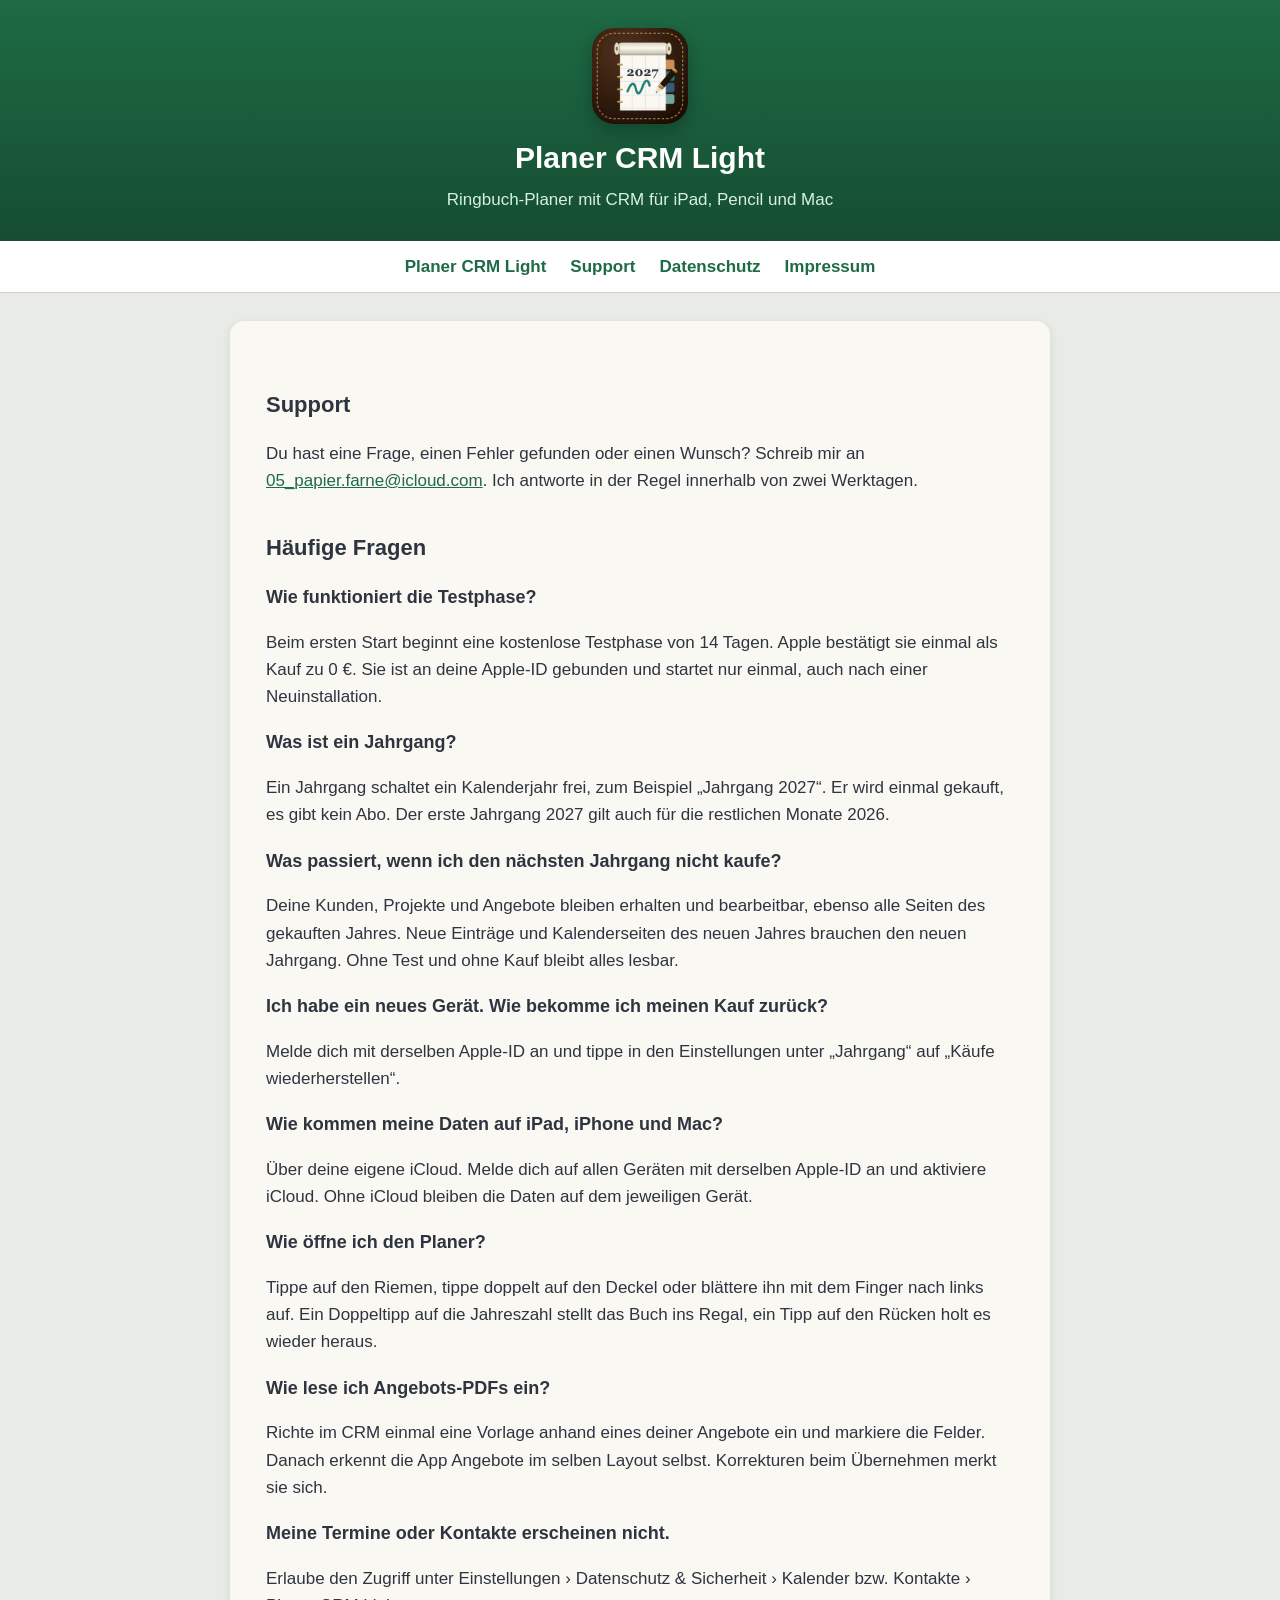
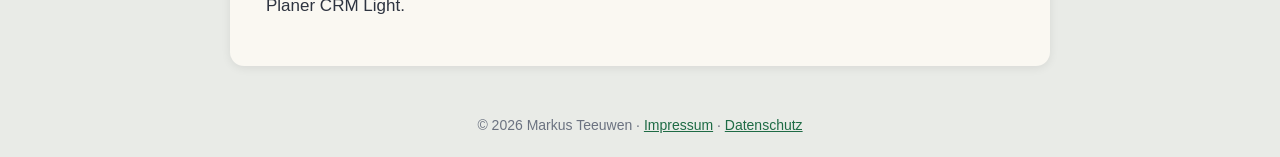
<file: planer-crm/support.html>
<!doctype html>
<html lang="de"><head><meta charset="utf-8"><meta name="viewport" content="width=device-width,initial-scale=1"><title>Support – Planer CRM Light</title><link rel="stylesheet" href="../style.css"></head><body>
<header><a href="index.html"><img src="icon.png" alt=""><h1>Planer CRM Light</h1><p>Ringbuch-Planer mit CRM für iPad, Pencil und Mac</p></a></header>
<nav><a href="index.html">Planer CRM Light</a><a href="support.html">Support</a><a href="datenschutz.html">Datenschutz</a><a href="../impressum.html">Impressum</a></nav>
<main>
<h2>Support</h2>
<p>Du hast eine Frage, einen Fehler gefunden oder einen Wunsch? Schreib mir an <a href="mailto:05_papier.farne@icloud.com">05_papier.farne@icloud.com</a>. Ich antworte in der Regel innerhalb von zwei Werktagen.</p>

<h2>Häufige Fragen</h2>
<h3>Wie funktioniert die Testphase?</h3>
<p>Beim ersten Start beginnt eine kostenlose Testphase von 14 Tagen. Apple bestätigt sie einmal als Kauf zu 0 €. Sie ist an deine Apple-ID gebunden und startet nur einmal, auch nach einer Neuinstallation.</p>
<h3>Was ist ein Jahrgang?</h3>
<p>Ein Jahrgang schaltet ein Kalenderjahr frei, zum Beispiel „Jahrgang 2027“. Er wird einmal gekauft, es gibt kein Abo. Der erste Jahrgang 2027 gilt auch für die restlichen Monate 2026.</p>
<h3>Was passiert, wenn ich den nächsten Jahrgang nicht kaufe?</h3>
<p>Deine Kunden, Projekte und Angebote bleiben erhalten und bearbeitbar, ebenso alle Seiten des gekauften Jahres. Neue Einträge und Kalenderseiten des neuen Jahres brauchen den neuen Jahrgang. Ohne Test und ohne Kauf bleibt alles lesbar.</p>
<h3>Ich habe ein neues Gerät. Wie bekomme ich meinen Kauf zurück?</h3>
<p>Melde dich mit derselben Apple-ID an und tippe in den Einstellungen unter „Jahrgang“ auf „Käufe wiederherstellen“.</p>
<h3>Wie kommen meine Daten auf iPad, iPhone und Mac?</h3>
<p>Über deine eigene iCloud. Melde dich auf allen Geräten mit derselben Apple-ID an und aktiviere iCloud. Ohne iCloud bleiben die Daten auf dem jeweiligen Gerät.</p>
<h3>Wie öffne ich den Planer?</h3>
<p>Tippe auf den Riemen, tippe doppelt auf den Deckel oder blättere ihn mit dem Finger nach links auf. Ein Doppeltipp auf die Jahreszahl stellt das Buch ins Regal, ein Tipp auf den Rücken holt es wieder heraus.</p>
<h3>Wie lese ich Angebots-PDFs ein?</h3>
<p>Richte im CRM einmal eine Vorlage anhand eines deiner Angebote ein und markiere die Felder. Danach erkennt die App Angebote im selben Layout selbst. Korrekturen beim Übernehmen merkt sie sich.</p>
<h3>Meine Termine oder Kontakte erscheinen nicht.</h3>
<p>Erlaube den Zugriff unter Einstellungen › Datenschutz &amp; Sicherheit › Kalender bzw. Kontakte › Planer CRM Light.</p>
</main>
<footer>© 2026 Markus Teeuwen · <a href="../impressum.html">Impressum</a> · <a href="datenschutz.html">Datenschutz</a></footer>
</body></html>
</file>
<file: style.css>
:root { --ink:#2E3440; --paper:#FAF8F2; --line:#D4D0C6; --green:#1E6B45; --grey:#6B7280; }
* { box-sizing: border-box; }
body { margin:0; font: 17px/1.6 -apple-system, "SF Pro Text", "Helvetica Neue", Arial, sans-serif; color:var(--ink); background:#E9EBE7; }
header { background:linear-gradient(#1E6B45,#154D31); color:#fff; padding:28px 20px; text-align:center; }
header a { color:#fff; text-decoration:none; }
header img { width:96px; height:96px; border-radius:22px; display:block; margin:0 auto 10px; box-shadow:0 6px 18px rgba(0,0,0,.25); }
header h1 { margin:0; font-size:30px; }
header p { margin:4px 0 0; color:#D6F0E0; }
nav { text-align:center; padding:12px; background:#fff; border-bottom:1px solid var(--line); }
nav a { color:var(--green); margin:0 12px; text-decoration:none; font-weight:600; }
main { max-width:820px; margin:28px auto; background:var(--paper); padding:30px 36px; border-radius:14px; box-shadow:0 2px 10px rgba(0,0,0,.08); }
h2 { margin-top:1.6em; font-size:22px; } h3 { font-size:18px; margin-bottom:.2em; }
a { color:var(--green); }
.shot { width:100%; border-radius:12px; margin:18px 0; box-shadow:0 2px 10px rgba(0,0,0,.12); }
footer { text-align:center; color:var(--grey); font-size:14px; padding:20px; }
</file>
